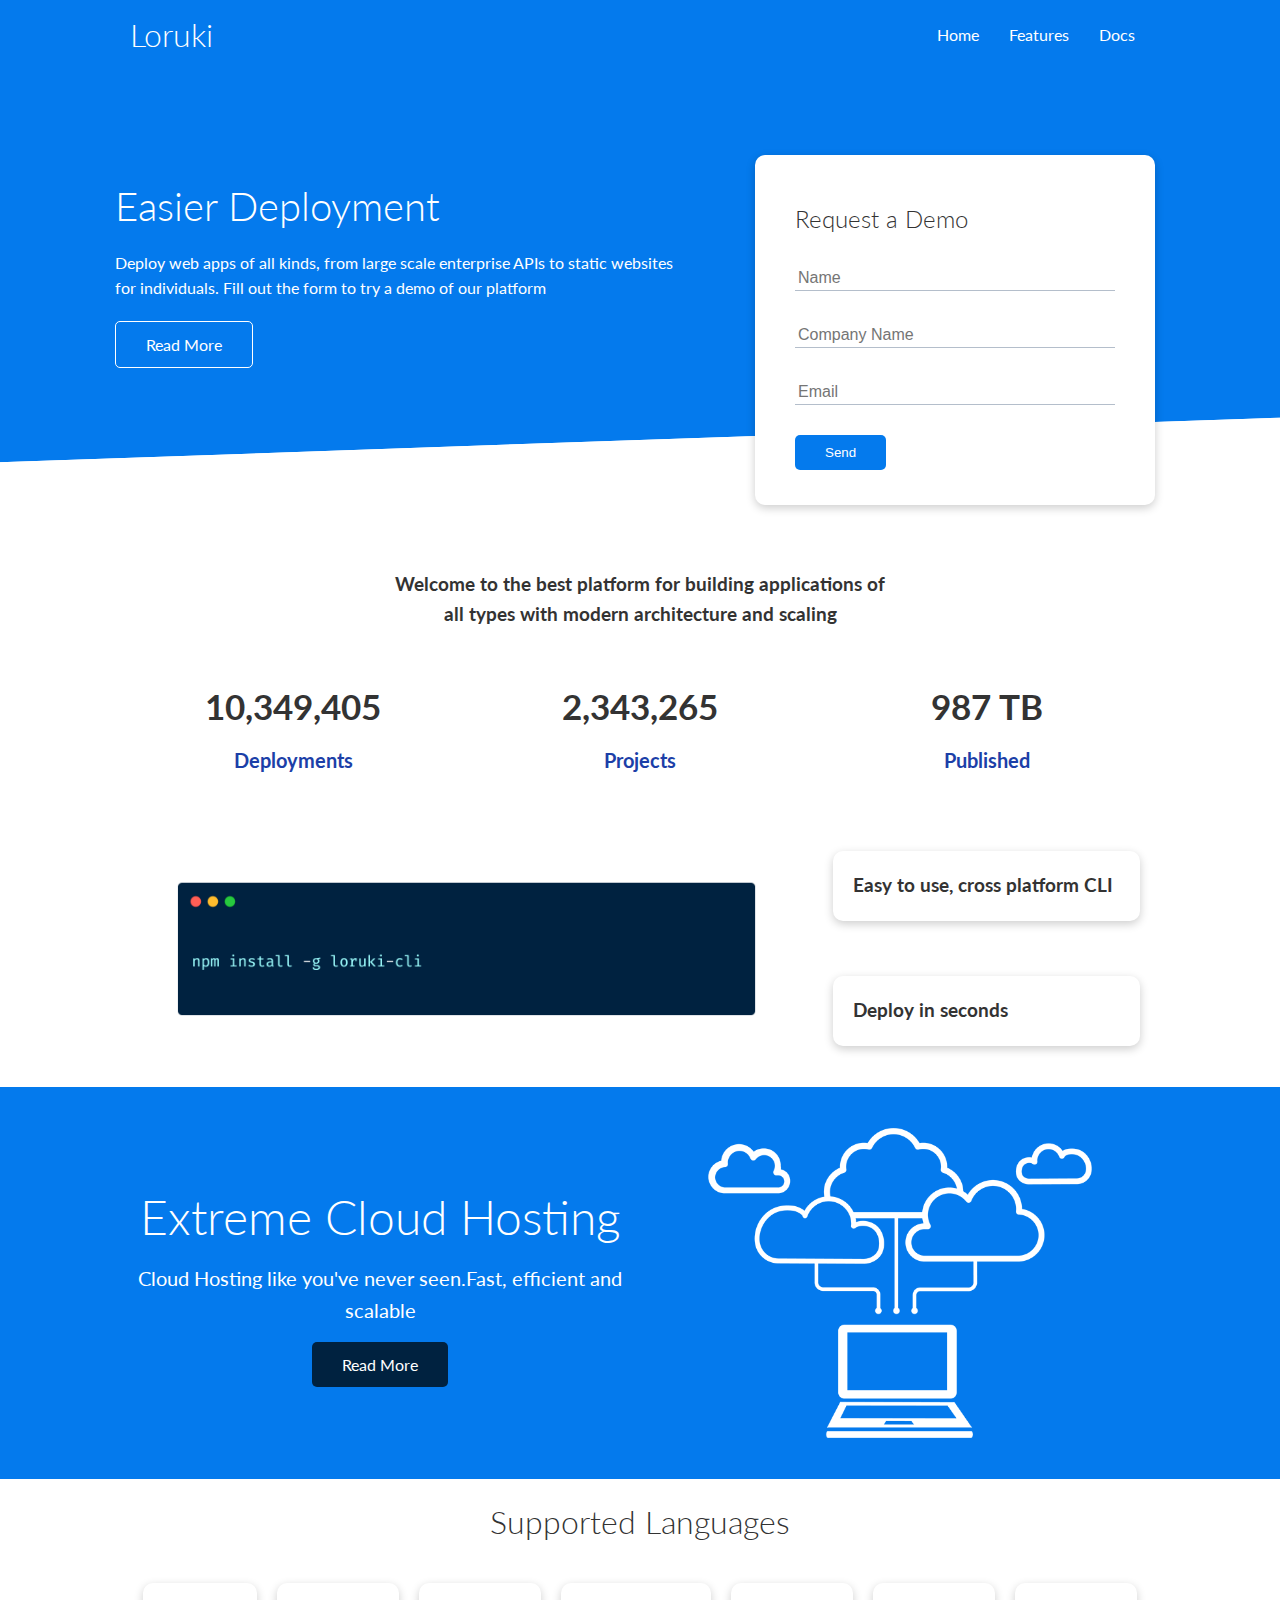
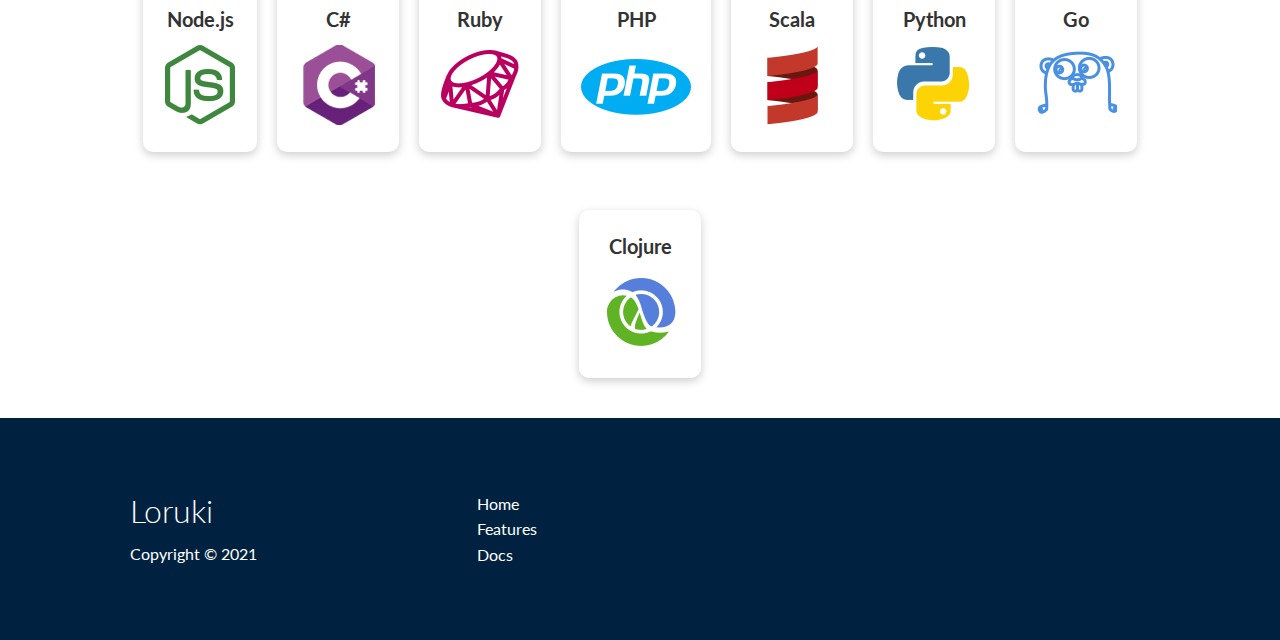
<file: index.html>
<!DOCTYPE html>
<html lang="en">
<head>
    <meta charset="UTF-8">
    <meta http-equiv="X-UA-Compatible" content="IE=edge">
    <meta name="viewport" content="width=device-width, initial-scale=1.0">
    <link rel="stylesheet" href="https://cdnjs.cloudflare.com/ajax/libs/font-awesome/5.15.3/css/all.min.css" 
      integrity="sha512-iBBXm8fW90+nuLcSKlbmrPcLa0OT92xO1BIsZ+ywDWZCvqsWgccV3gFoRBv0z+8dLJgyAHIhR35VZc2oM/gI1w==" 
      crossorigin="anonymous" referrerpolicy="no-referrer" 
    />
    <link rel="stylesheet" href="css/utilities.css">
    <link rel="stylesheet" href="css/style.css">
    <title>Laruki | Cloud Hosting For Everyone</title>
</head>
<body>
    <!-- Navbar -->
    <div class="navbar">
      <div class="container flex">
        <h1 class="logo">Loruki</h1>
        <nav>
          <ul>
            <li>
              <a href="index.html">Home</a>
            </li>
            <li>
              <a href="features.html">Features</a>
            </li>
            <li>
              <a href="docs.html">Docs</a>
            </li>
          </ul>
        </nav>
      </div>
    </div>

    <!-- Showcase -->
    <section class="showcase">
      <div class="container grid">
        <div class="showcase-text">
          <h1>Easier Deployment</h1>
          <p>
            Deploy web apps of all kinds, from large scale enterprise APIs to static websites for individuals.
            Fill out the form to try a demo of our platform 
          </p>
          <a href="features.html" class="btn btn-outline">Read More</a>
        </div>
        <div class="showcase-from card">
          <h2>Request a Demo</h2>
          <form>
            <div class="form-control">
              <input type="text" name="name" placeholder="Name" required>
            </div>
            <div class="form-control">
              <input type="text" name="company" placeholder="Company Name" required>
            </div>
            <div class="form-control">
              <input type="email" name="email" placeholder="Email" required>
            </div>
            <input type="submit" value="Send" class="btn">
          </form>
        </div>
      </div>
    </section>

    <!-- Stats -->
    <section class="stats">
      <div class="container">
        <h3 class="stats-heading text-center my-1">
          Welcome to the best platform for building applications of all types with modern architecture and scaling 
        </h3>

        <div class="grid grid-3 text-center my-4">
          <div>
            <i class="fas fa-server fa-3x"></i>
            <h3>10,349,405</h3>
            <p class="text-secondary">Deployments</p>
          </div>
          <div>
            <i class="fas fa-project-diagram fa-3x"></i>
            <h3>2,343,265</h3>
            <p class="text-secondary">Projects</p>
          </div>
          <div>
            <i class="fas fa-upload fa-3x"></i>
            <h3>987 TB</h3>
            <p class="text-secondary">Published</p>
          </div>
        </div>
      </div>
    </section>

    <!-- cli -->
    <section class="cli">
      <div class="container grid">
        <img src="images/cli.png" alt="" />
        <div class="card">
          <h3>Easy to use, cross platform CLI</h3>
        </div>
        <div class="card">
          <h3>Deploy in seconds</h3>
        </div>
      </div>
    </section>

    <!-- Cloud -->
    <section class="bg-primary my-2 py-2">
      <div class="container grid">
        <div class="text-center">
          <h2 class="lg">Extreme Cloud Hosting</h2>
          <p class="lead my-1">Cloud Hosting like you've never seen.Fast, efficient and scalable</p>
          <a href="features.html" class="btn btn-dark">Read More</a>
        </div>
        <img src="images/cloud.png" alt="">
      </div>
    </section>

    <!-- Languages -->
    <section class="languages">
      <h2 class="md text-center my-2">
        Supported Languages
      </h2>
      <div class="container flex">
        <div class="card">
          <h4>Node.js</h4>
          <img src="images/logos/node.png" alt="">
        </div>
        <div class="card">
          <h4>C#</h4>
          <img src="images/logos/csharp.png" alt="">
        </div>
        <div class="card">
          <h4>Ruby</h4>
          <img src="images/logos/ruby.png" alt="">
        </div>
        <div class="card">
          <h4>PHP</h4>
          <img src="images/logos/php.png" alt="">
        </div>
        <div class="card">
          <h4>Scala</h4>
          <img src="images/logos/scala.png" alt="">
        </div>
        <div class="card">
          <h4>Python</h4>
          <img src="images/logos/python.png" alt="">
        </div>
        <div class="card">
          <h4>Go</h4>
          <img src="images/logos/go.png" alt="">
        </div>
        <div class="card">
          <h4>Clojure</h4>
          <img src="images/logos/clojure.png" alt="">
        </div>
      </div>
    </section>

    <!-- Footer -->
    <footer class="footer bg-dark py-5">
      <div class="container grid grid-3">
        <div>
          <h1>Loruki</h1>
          <p>Copyright &copy; 2021</p>
        </div>
        <nav>
          <ul>
            <li><a href="index.html">Home</a></li>
            <li><a href="features.html">Features</a></li>
            <li><a href="docs.html">Docs</a></li>
          </ul>
        </nav>
        <div class="social">
          <a href="#"><i class="fab fa-github fa-2x"></i></a>
          <a href="#"><i class="fab fa-facebook fa-2x"></i></a>
          <a href="#"><i class="fab fa-instagram fa-2x"></i></a>
          <a href="#"><i class="fab fa-twitter fa-2x"></i></a>
        </div>
      </div>
    </footer>
  </body>
</html>
</file>
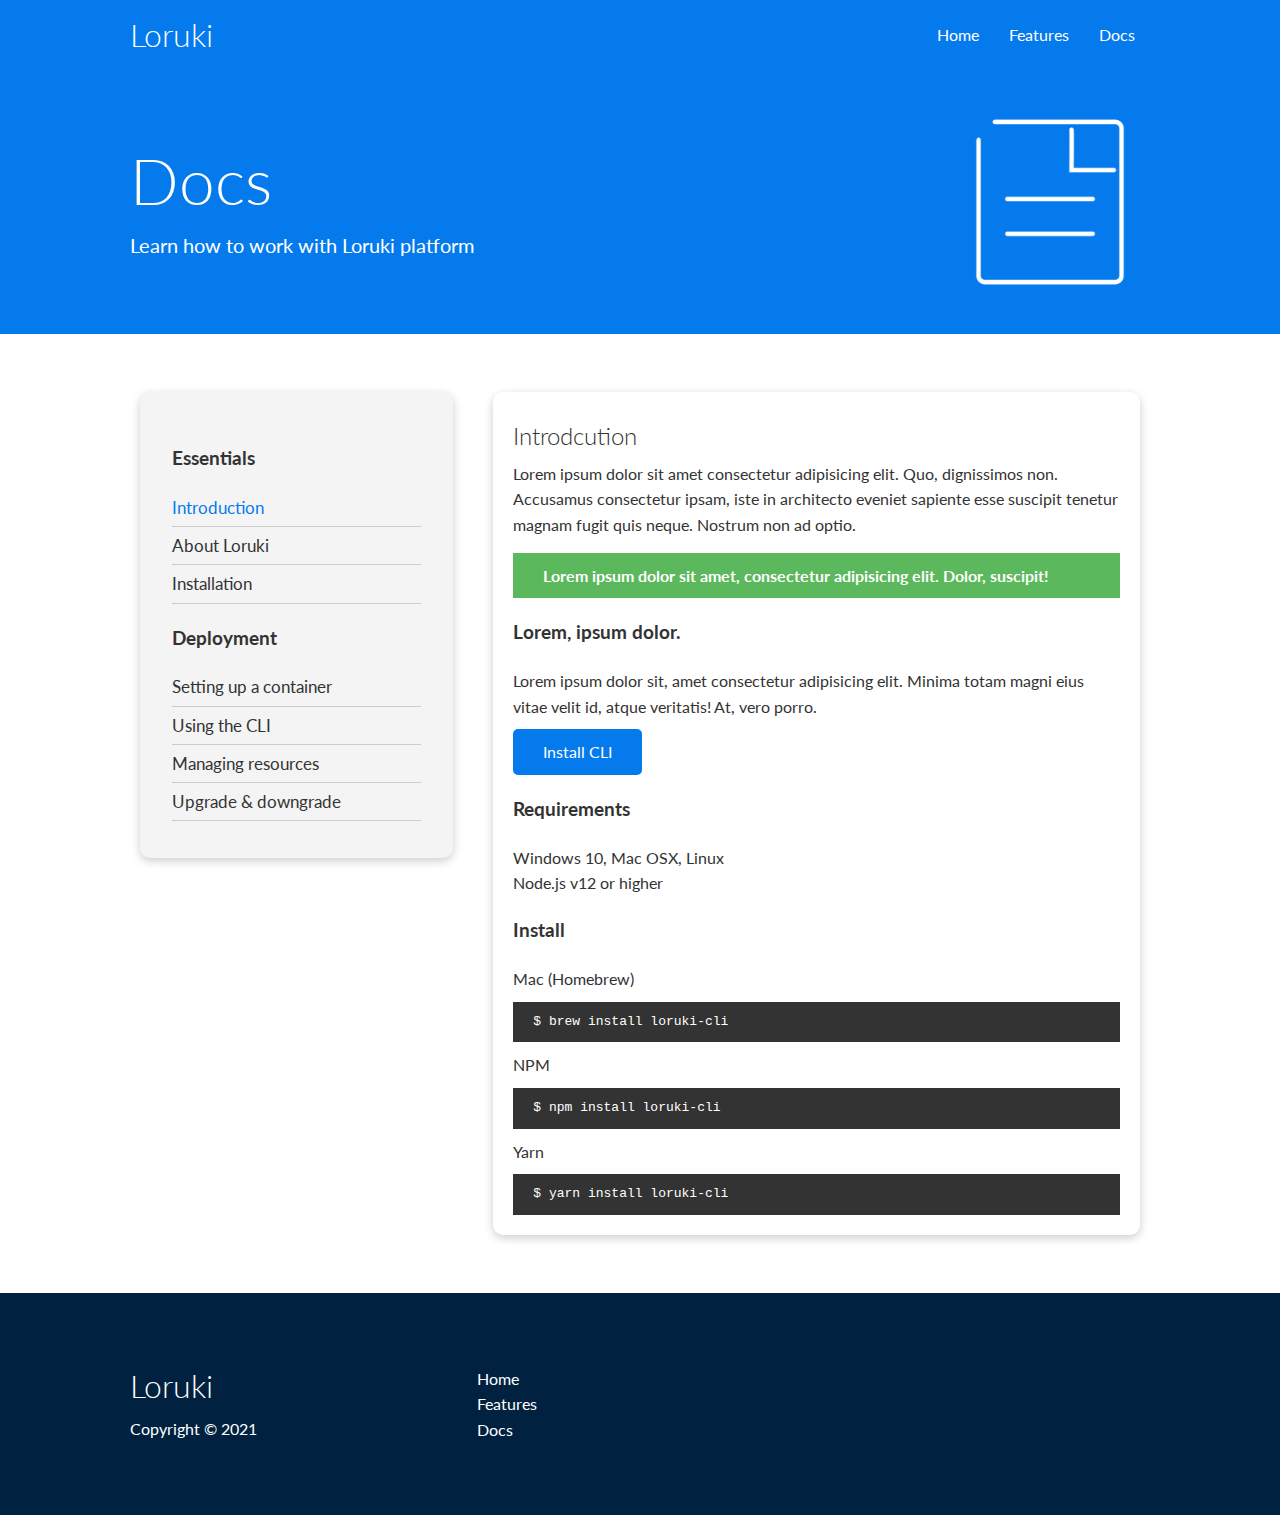
<file: docs.html>
<!DOCTYPE html>
<html lang="en">
<head>
    <meta charset="UTF-8">
    <meta http-equiv="X-UA-Compatible" content="IE=edge">
    <meta name="viewport" content="width=device-width, initial-scale=1.0">
    <link rel="stylesheet" href="https://cdnjs.cloudflare.com/ajax/libs/font-awesome/5.15.3/css/all.min.css" 
      integrity="sha512-iBBXm8fW90+nuLcSKlbmrPcLa0OT92xO1BIsZ+ywDWZCvqsWgccV3gFoRBv0z+8dLJgyAHIhR35VZc2oM/gI1w==" 
      crossorigin="anonymous" referrerpolicy="no-referrer" 
    />
    <link rel="stylesheet" href="css/utilities.css">
    <link rel="stylesheet" href="css/style.css">
    <title>Laruki | Cloud Hosting For Everyone</title>
</head>
<body>
    <!-- Navbar -->
    <div class="navbar">
      <div class="container flex">
        <h1 class="logo">Loruki</h1>
        <nav>
          <ul>
            <li>
              <a href="index.html">Home</a>
            </li>
            <li>
              <a href="features.html">Features</a>
            </li>
            <li>
              <a href="docs.html">Docs</a>
            </li>
          </ul>
        </nav>
      </div>
    </div>

    <!-- Head -->
    <section class="docs-head bg-primary py-3">
        <div class="container grid">
            <div>
                <h1 class="xl">Docs</h1>
                <p class="lead">
                    Learn how to work with Loruki platform
                </p>
            </div>
            <img src="images/docs.png" alt="">
        </div>
    </section>

    <!-- Docs Main -->
    <section class="docs-main my-4">
        <div class="container grid">
            <div class="card bg-light p-3">
                <h3 class="my-3">Essentials</h3>
                <nav>
                    <ul>
                        <li><a href="#" class="text-primary">Introduction</a></li>
                        <li><a href="#">About Loruki</a></li>
                        <li><a href="#">Installation</a></li>
                    </ul>
                </nav>

                <h3 class="my-2">Deployment</h3>
                <nav>
                    <ul>
                        <li><a href="#">Setting up a container</a></li>
							<li><a href="#">Using the CLI</a></li>
							<li><a href="#">Managing resources</a></li>
							<li><a href="#">Upgrade & downgrade</a></li>
                    </ul>
                </nav>
            </div>

            <div class="card">
                <h2>Introdcution</h2>
                <p>Lorem ipsum dolor sit amet consectetur adipisicing elit. Quo, dignissimos non. Accusamus consectetur ipsam, iste in architecto eveniet sapiente esse suscipit tenetur magnam fugit quis neque. Nostrum non ad optio.</p>
                <div class="class alert alert-success">
                    <i class="fas fa-info"></i> Lorem ipsum dolor sit amet, consectetur adipisicing elit. Dolor, suscipit!
                </div>
                <h3>Lorem, ipsum dolor.</h3>
                <p>Lorem ipsum dolor sit, amet consectetur adipisicing elit. Minima totam magni eius vitae velit id, atque veritatis! At, vero porro.</p>
                <a href="#" class="btn btn-primary">Install CLI</a>

                <h3>Requirements</h3>
                <ul>
                    <li>Windows 10, Mac OSX, Linux</li>
                    <li>Node.js v12 or higher</li>
                </ul>

                <h3>Install</h3>
                <p>Mac (Homebrew)</p>
                <pre><code>$ brew install loruki-cli</code></pre>
                <p>NPM</p>
                <pre><code>$ npm install loruki-cli</code></pre>
                <p>Yarn</p>
                <pre><code>$ yarn install loruki-cli</code></pre>
            </div>
        </div>
    </section>

    <!-- Footer -->
    <footer class="footer bg-dark py-5">
      <div class="container grid grid-3">
        <div>
          <h1>Loruki</h1>
          <p>Copyright &copy; 2021</p>
        </div>
        <nav>
          <ul>
            <li><a href="index.html">Home</a></li>
            <li><a href="features.html">Features</a></li>
            <li><a href="docs.html">Docs</a></li>
          </ul>
        </nav>
        <div class="social">
          <a href="#"><i class="fab fa-github fa-2x"></i></a>
          <a href="#"><i class="fab fa-facebook fa-2x"></i></a>
          <a href="#"><i class="fab fa-instagram fa-2x"></i></a>
          <a href="#"><i class="fab fa-twitter fa-2x"></i></a>
        </div>
      </div>
    </footer>
  </body>
</html>
</file>
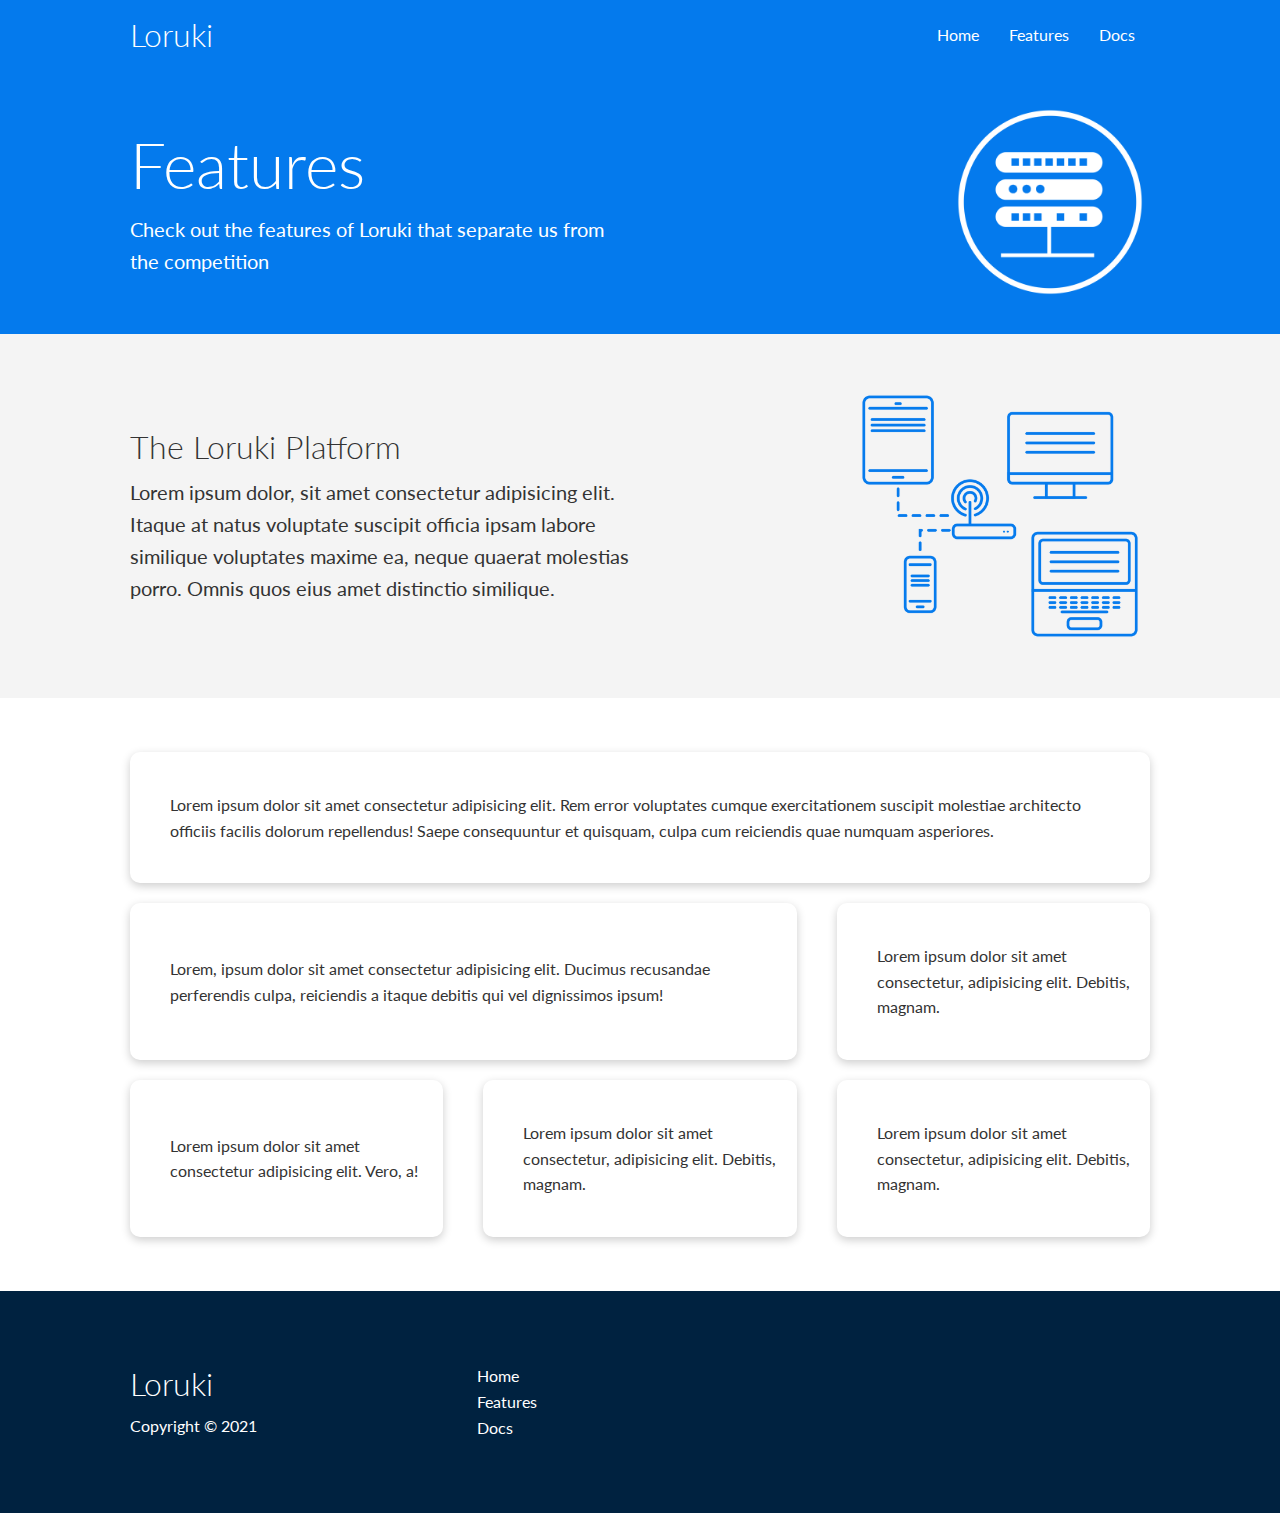
<file: features.html>
<!DOCTYPE html>
<html lang="en">
<head>
    <meta charset="UTF-8">
    <meta http-equiv="X-UA-Compatible" content="IE=edge">
    <meta name="viewport" content="width=device-width, initial-scale=1.0">
    <link rel="stylesheet" href="https://cdnjs.cloudflare.com/ajax/libs/font-awesome/5.15.3/css/all.min.css" 
      integrity="sha512-iBBXm8fW90+nuLcSKlbmrPcLa0OT92xO1BIsZ+ywDWZCvqsWgccV3gFoRBv0z+8dLJgyAHIhR35VZc2oM/gI1w==" 
      crossorigin="anonymous" referrerpolicy="no-referrer" 
    />
    <link rel="stylesheet" href="css/utilities.css">
    <link rel="stylesheet" href="css/style.css">
    <title>Laruki | Cloud Hosting For Everyone</title>
</head>
<body>
    <!-- Navbar -->
    <div class="navbar">
      <div class="container flex">
        <h1 class="logo">Loruki</h1>
        <nav>
          <ul>
            <li>
              <a href="index.html">Home</a>
            </li>
            <li>
              <a href="features.html">Features</a>
            </li>
            <li>
              <a href="docs.html">Docs</a>
            </li>
          </ul>
        </nav>
      </div>
    </div>

    <!-- Head -->
    <section class="features-head bg-primary py-3">
        <div class="container grid">
            <div>
                <h1 class="xl">Features</h1>
                <p class="lead">
                    Check out the features of Loruki that separate us from the competition
                </p>
            </div>
            <img src="images/server.png" alt="">
        </div>
    </section>

    <!-- Sub head -->
    <section class="features-sub-head bg-light py-3">
        <div class="container grid">
            <div>
                <h1 class="md">The Loruki Platform</h1>
                <p class="lead">
                    Lorem ipsum dolor, sit amet consectetur adipisicing elit. Itaque at natus voluptate suscipit officia ipsam labore similique voluptates maxime ea, neque quaerat molestias porro. Omnis quos eius amet distinctio similique.
                </p>
            </div>
            <img src="images/server2.png" alt="">
        </div>
    </section>

    <section class="features-main my-2">
        <div class="container grid grid-3">
            <div class="card flex">
                <i class="fas fa-server fa-3x"></i>
                <p>Lorem ipsum dolor sit amet consectetur adipisicing elit. Rem error voluptates cumque exercitationem suscipit molestiae architecto officiis facilis dolorum repellendus! Saepe consequuntur et quisquam, culpa cum reiciendis quae numquam asperiores.</p>
            </div>
            <div class="card flex">
                <i class="fas fa-network-wired fa-3x"></i>
                <p>
                    Lorem, ipsum dolor sit amet consectetur adipisicing elit. Ducimus
                    recusandae perferendis culpa, reiciendis a itaque debitis qui vel
                    dignissimos ipsum!
                </p>
            </div>
            <div class="card flex">
                <i class="fas fa-laptop-code fa-3x"></i>
                <p>
                    Lorem ipsum dolor sit amet consectetur, adipisicing elit. Debitis,
                    magnam.
                </p>
            </div>
            <div class="card flex">
                <i class="fas fa-database fa-3x"></i>
                <p>
                    Lorem ipsum dolor sit amet consectetur adipisicing elit. Vero, a!
                </p>
            </div>
            <div class="card flex">
                <i class="fas fa-power-off fa-3x"></i>
                <p>
                    Lorem ipsum dolor sit amet consectetur, adipisicing elit. Debitis,
                    magnam.
                </p>
            </div>
            <div class="card flex">
                <i class="fas fa-upload fa-3x"></i>
                <p>
                    Lorem ipsum dolor sit amet consectetur, adipisicing elit. Debitis,
                    magnam.
                </p>
            </div>
        </div>
    </section>

    <!-- Footer -->
    <footer class="footer bg-dark py-5">
      <div class="container grid grid-3">
        <div>
          <h1>Loruki</h1>
          <p>Copyright &copy; 2021</p>
        </div>
        <nav>
          <ul>
            <li><a href="index.html">Home</a></li>
            <li><a href="features.html">Features</a></li>
            <li><a href="docs.html">Docs</a></li>
          </ul>
        </nav>
        <div class="social">
          <a href="#"><i class="fab fa-github fa-2x"></i></a>
          <a href="#"><i class="fab fa-facebook fa-2x"></i></a>
          <a href="#"><i class="fab fa-instagram fa-2x"></i></a>
          <a href="#"><i class="fab fa-twitter fa-2x"></i></a>
        </div>
      </div>
    </footer>
  </body>
</html>
</file>
<file: css/utilities.css>
/* Utility */

.container {
    max-width: 1100px;
    margin: 0 auto;
    overflow: auto;
    padding: 0 40px;
}

.text-center {
    text-align: center;
}

.alert {
    background-color: var(--light-color);
    padding: 10px 20px;
    margin: 15px 0;
    font-weight: bold;
}

.alert i {
    margin-right: 10px;
}

.alert-success {
    background-color: var(--success-color);
    color: #fff;
}

.alert-error {
    background-color: var(--error-color);
    color: #fff;
}
.card {
    background-color: #fff;
    color: #333;
    border-radius: 10px;
    box-shadow: 0 3px 10px rgba(0, 0, 0, 0.2);
    padding: 20px;
    margin: 10px;
}

.btn {
    display: inline-block;
    background-color: var(--primary-color);
    padding: 10px 30px;
    cursor: pointer;
    color: #fff;
    border: none;
    border-radius: 5px;
}

.btn-outline {
    background-color: transparent;
    border: 1px solid #fff;
}

.btn:hover {
    transform: scale(0.98);
}

.flex {
    display: flex;
    justify-content: center;
    align-items: center;
    height: 100%;
}

.grid {
    display: grid;
    grid-template-columns: 1fr 1fr;
    gap: 20px;
    justify-content: center;
    align-items: center;
    height: 100%;
}

.grid-3 {
    grid-template-columns: repeat(3, 1fr);
}

/* Backgroud and colored buttons */

.bg-primary, .btn-primary {
    background-color: var(--primary-color);
    color: #fff;
}

.bg-secondary, .btn-secondary {
    background-color: var(--secondary-color);
    color: #fff;
}

.bg-dark, .btn-dark {
    background-color: var(--dark-color);
    color: #fff;
}

.bg-light, .btn-light {
    background-color: var(--light-color);
    color: #333;
}

.bg-primary a, .btn-primary a,
.bg-secondary a, .btn-secondary a,
.bg-dark a, .btn-dark a {
    color: #fff;
}

.text-primary {
    color: var(--primary-color);
}

.text-secondary {
    color: var(--secondary-color);
}

.text-dark {
    color: var(--dark-color);
}

.text-light {
    color: var(--light-color);
}

/* Text sizes */
.lead {
    font-size: 20px;
}

.sm {
    font-size: 1rem;
}

.md {
    font-size: 2rem;
}

.lg {
    font-size: 3rem;
}

.xl {
    font-size: 4rem;
}

/* Margin */
.my-1 {
    margin: 1rem 0;
}

.my-2 {
    margin: 1.5rem 0;
}

.my-3 {
    margin: 2rem 0;
}

.my-4 {
    margin: 3rem 0;
}

.my-5 {
    margin: 4rem 0;
}

.m-1 {
    margin: 1rem;
}

.m-2 {
    margin: 1.5rem;
}

.m-3 {
    margin: 2rem;
}

.m-4 {
    margin: 3rem;
}

.m-5 {
    margin: 4rem;
}

/* Padding */
.py-1 {
    padding: 1rem 0;
}

.py-2 {
    padding: 1.5rem 0;
}

.py-3 {
    padding: 2rem 0;
}

.py-4 {
    padding: 3rem 0;
}

.py-5 {
    padding: 4rem 0;
}

.p-1 {
    padding: 1rem;
}

.p-2 {
    padding: 1.5rem;
}

.p-3 {
    padding: 2rem;
}

.p-4 {
    padding: 3rem;
}

.p-5 {
    padding: 4rem;
}
</file>
<file: css/style.css>
@import url('https://fonts.googleapis.com/css2?family=Lato:wght@300&display=swap');

:root {
    --primary-color: #047aed;
    --secondary-color: #1c3fa8;
    --dark-color: #002240;
    --light-color: #f4f4f4;
    --success-color: #5cb85c;
    --error-color: #d9534f;
}
* {
    box-sizing: border-box;
    padding: 0px;
    margin: 0px;
}

body {
    font-family: 'Lato', sans-serif;
    color: #333;
    line-height: 1.6;
}

ul {
    list-style-type: none;
}

a {
    text-decoration: none;
    color: #333;
}

h1, h2 {
    font-weight: 300;
    line-height: 1.2;
    margin: 10px 0;
}

p {
    margin: 10px 0;
}

img {
    width: 100%;
}

pre, code {
    background-color: #333;
    color: #fff;
    padding: 10px;
}

/* Navbar */
.navbar {
    background-color: var(--primary-color);
    color: #fff;
    height: 70px;
}

.navbar .flex {
    justify-content: space-between;
}

.navbar ul {
    display: flex;
}

.navbar a {
    color: #fff;
    padding: 10px;
    margin: 0 5px;
}

.navbar a:hover {
    border-bottom: 2px #fff solid;
}

/* Showcase */

.showcase {
    height: 400px;
    background-color: var(--primary-color);
    color: #fff;
    position: relative;
}

.showcase h1 {
    font-size: 40px;
}

.showcase p {
    margin: 20px 0;
}

.showcase .grid {
    overflow: visible;
    grid-template-columns: 55% 45%;
    gap: 30px;
}

.showcase-text {
    animation: slideInFromLeft 1s ease-in;
}

.showcase-from {
    position: relative;
    top: 60px;
    height: 350px;
    width: 400px;
    padding: 40px;
    z-index: 100;
    justify-self: flex-end;
    animation: slideInFromRight 1s ease-in;
}

.showcase-from .form-control {
    margin: 30px 0;
}

.showcase-from input[type='text'],
.showcase-from input[type='email'] {
    border: 0;
    border-bottom: 1px solid #b4becb;
    width: 100%;
    padding: 3px;
    font-size: 16px;
}

.showcase-from input:focus {
    outline: none;
}

.showcase::before,
.showcase::after {
    content: '';
    height: 100px;
    position: absolute;
    bottom: -70px;
    right: 0;
    left: 0;
    background: #fff;
    transform: skewY(-2deg);
    -webkit-transform: skewY(-2deg);
    -moz-transform: skewY(-2deg);
    -ms-transform: skewY(-2deg);
}

/* Stats */

.stats {
    padding-top: 100px;
    animation: slideInFromButtom 1s ease-in;
}

.stats-heading {
    max-width: 500px;
    margin: auto;
}

.stats .grid h3 {
    font-size: 35px;
}

.stats .grid p {
    font-size: 20px;
    font-weight: bold;
}

/* Cli */
.cli .grid {
    grid-template-columns: repeat(3, 1fr);
    grid-template-rows: repeat(2, 1fr);
}

.cli .grid > *:first-child {
    grid-column: 1/span 2;
    grid-row: 1/span 2;
}

/* Cloud */
.cloud .grid {
    grid-template-columns: 4fr 3fr;
}

/* Languages */

.languages .flex {
    flex-wrap: wrap;
}

.languages .card {
    text-align: center;
    margin: 18px 10px 40px;
    transition: transform 0.2s ease-in;
}

.languages .card h4 {
    font-size: 20px;
    margin-bottom: 10px;
}

.languages .card:hover {
    transform: translateY(-15px);
}

/* Features */
.features-head img, .docs-head img  {
    width: 200px;
    justify-self: flex-end;
}

.features-sub-head img {
    width: 300px;
    justify-self: flex-end;
}

.features-main .card > i {
    margin-right: 20px;
}

.features-main .grid {
    padding: 30px;
}

.features-main .grid > *:first-child {
    grid-column: 1/ span 3;
}

.features-main .grid > *:nth-child(2) {
    grid-column: 1/ span 2;
}

/* Docs */
.docs-main h3 {
    margin: 20px 0;
}

.docs-main .grid {
    grid-template-columns: 1fr 2fr;
    align-items: flex-start;
}

.docs-main nav li {
    font-size: 17px;
    padding-bottom: 5px;
    margin-bottom: 5px;
    border-bottom: 1px #ccc solid;
}

.docs-main a:hover {
    font-weight: bold;
}

/* Footer */

.footer .social a {
    margin: 0 10px;
}

/* Animations */
@keyframes slideInFromLeft {
    0% {
        transform: translateX(-100%);
    }

    100% {
        transform: translateX(0);
    }
}

@keyframes slideInFromRight {
    0% {
        transform: translateX(100%);
    }

    100% {
        transform: translateX(0);
    }
}

@keyframes slideInFromTop {
    0% {
        transform: translateY(-100%);
    }

    100% {
        transform: translateX(0);
    }
}

@keyframes slideInFromButtom {
    0% {
        transform: translateY(100%);
    }

    100% {
        transform: translateX(0);
    }
}

/* Tablets and under */
@media(max-width: 768px) {
    .grid, 
    .showcase .grid, 
    .stats .grid,
    .cli .grid,
    .cloud .grid,
    .features-main .grid,
    .docs-main .grid {
        grid-template-columns: 1fr;
        grid-template-rows: 1fr;
    }

    .showcase {
        height: auto;
    }

    .showcase-text {
        text-align: center;
        margin-top: 40px;
    }

    .showcase-from {
        justify-self: center;
        margin: auto;
    }

    .cli .grid > *:first-child {
        grid-column: 1;
        grid-row: 1;
    }

    .features-head,
    .features-sub-head,
    .docs-head {
        text-align: center;
    }

    .features-head img,
    .features-sub-head img,
    .docs-head img {
        justify-self: center;
    }

    .features-main .grid > *:first-child,
    .features-main .grid > *:nth-child(2) {
        grid-column: 1;
    } 
}
/* Mobile */
@media(max-width: 500px) {
    .navbar {
        height: 110px;
    }

    .navbar .flex {
        flex-direction: column;
    }

    .navbar ul {
        padding: 10px;
        background-color: rgba(0, 0, 0, 0.1);
    }
}
</file>
